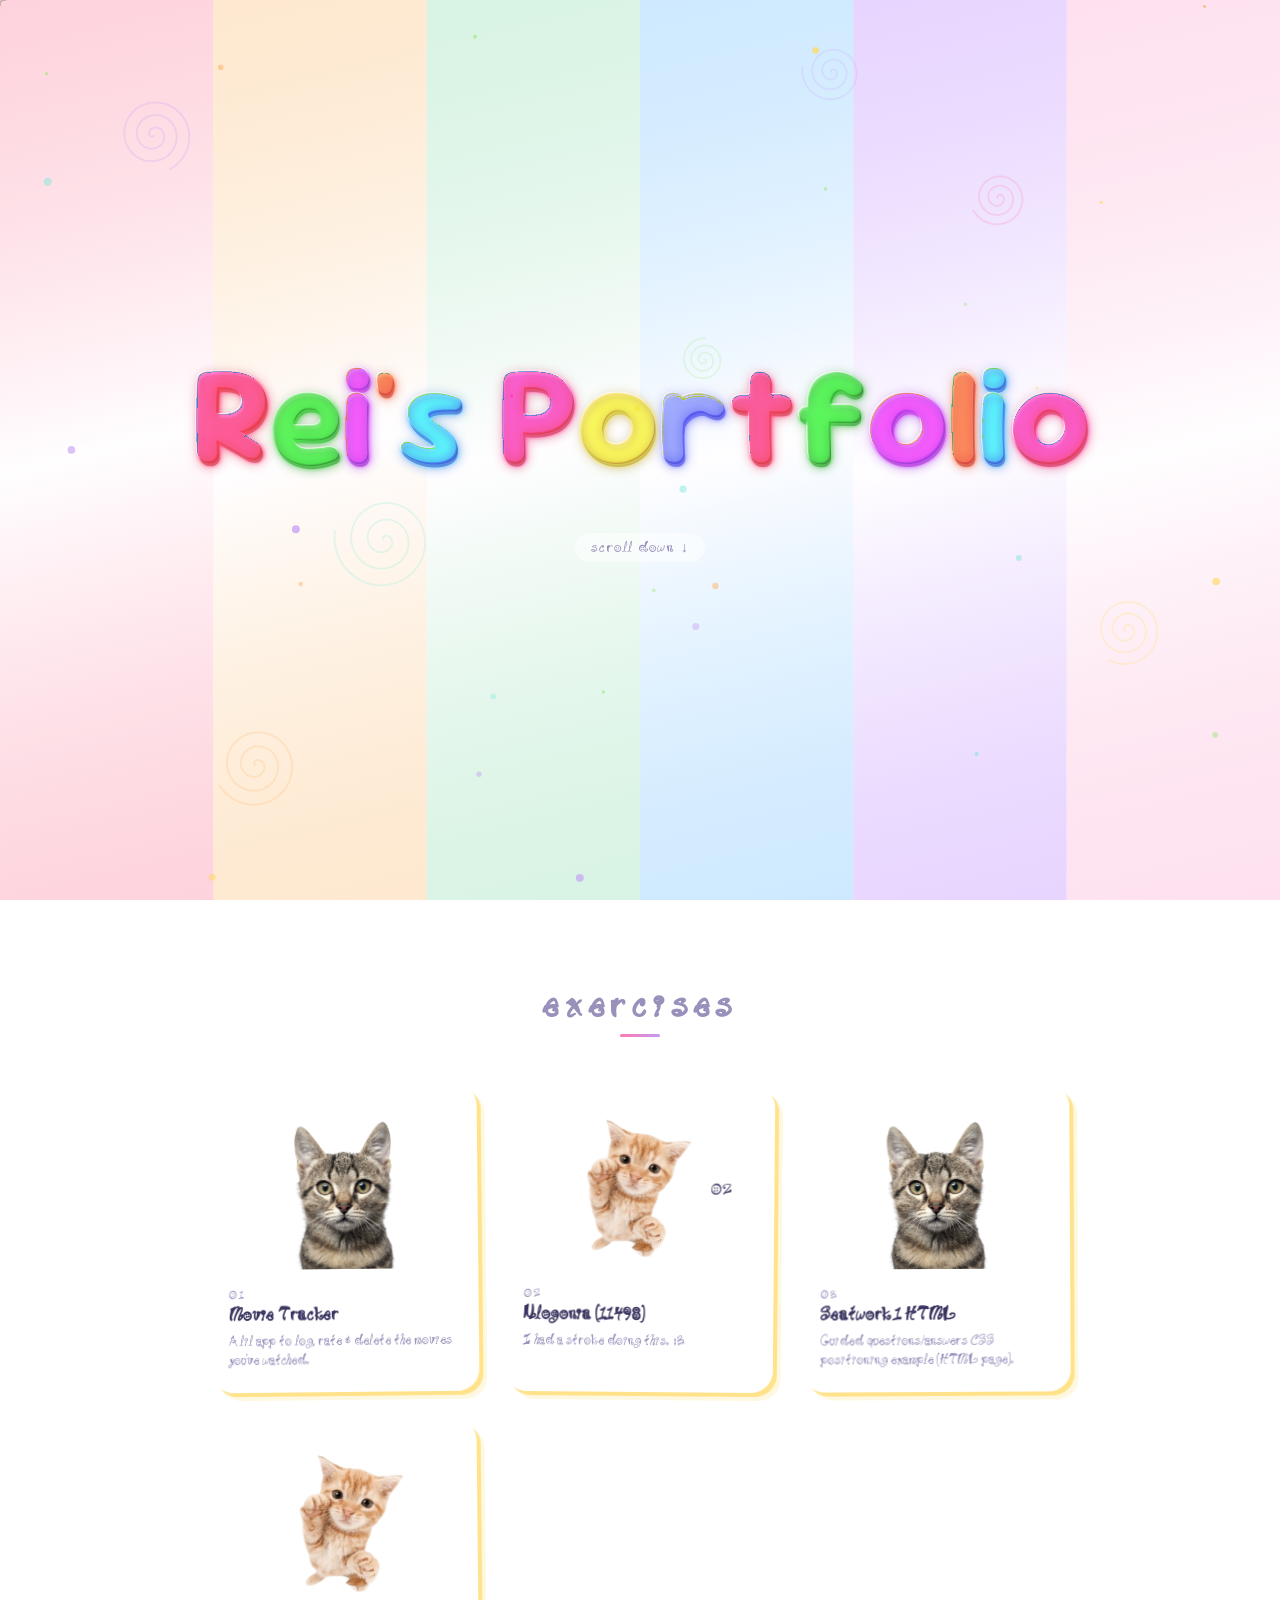
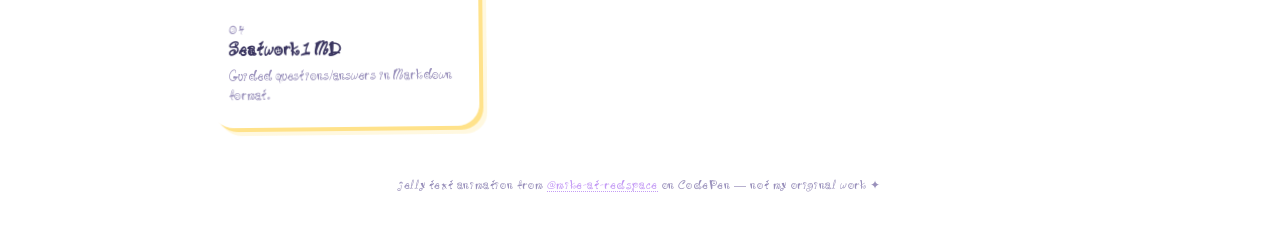
<file: index.html>
<!DOCTYPE html>
<html lang="en">

<head>
  <meta charset="UTF-8" />
  <meta name="viewport" content="width=device-width, initial-scale=1.0" />
  <title>Rei's Portfolio</title>
  <link rel="stylesheet" href="index.css" />
</head>

<body>


  <canvas id="bgCanvas" aria-hidden="true"></canvas>


  <section class="page page-hero" id="hero">

    <div class="hero">
      <h1 aria-label="Rei's Portfolio">Rei's Portfolio</h1>
    </div>

    <p class="scroll-hint">scroll down ↓</p>
  </section>


  <section class="page page-work" id="work">

    <h2 class="section-title">exercises</h2>

    <div class="card-grid">


      <a class="work-card" href="exercises/1stex.html">
        <div class="card-cat">
          <img src="assets/cat1.png" alt="Exercise 01 — Movie Tracker" />
        </div>
        <div class="card-body">
          <span class="card-num">01</span>
          <h3>Movie Tracker</h3>
          <p>A lil app to log, rate &amp; delete the movies you've watched.</p>
        </div>
      </a>


      <a class="work-card" href="exercises/2ndex.html">
        <div class="card-cat">
          <img src="assets/cat2.png" alt="Exercise 02 — Nlogonia (11498)" />
          <span>02</span>
        </div>
        <div class="card-body">
          <span class="card-num">02</span>
          <h3>Nlogonia (11498)</h3>
          <p>I had a stroke doing this. :3 </p>
        </div>
      </a>

      <a class="work-card" href="seatworks/Strontium_SAQUINGseatwork2.html">
        <div class="card-cat">
          <img src="assets/cat1.png" alt="Seatwork 1 — HTML" />
        </div>
        <div class="card-body">
          <span class="card-num">03</span>
          <h3>Seatwork 1 HTML</h3>
          <p>Guided questions/answers CSS positioning example (HTML page).</p>
        </div>
      </a>

      <a class="work-card" href="seatworks/1stSeatwork.md">
        <div class="card-cat">
          <img src="assets/cat2.png" alt="Seatwork 1 — MD" />
        </div>
        <div class="card-body">
          <span class="card-num">04</span>
          <h3>Seatwork 1 MD</h3>
          <p>Guided questions/answers in Markdown format.</p>
        </div>
      </a>

    </div>


    <footer class="credit">
      jelly text animation from <a href="https://codepen.io/mike-at-redspace" target="_blank"
        rel="noopener">@mike-at-redspace</a> on CodePen — not my original work ✦
    </footer>

  </section>

  <script src="index.js"></script>
</body>

</html>
</file>
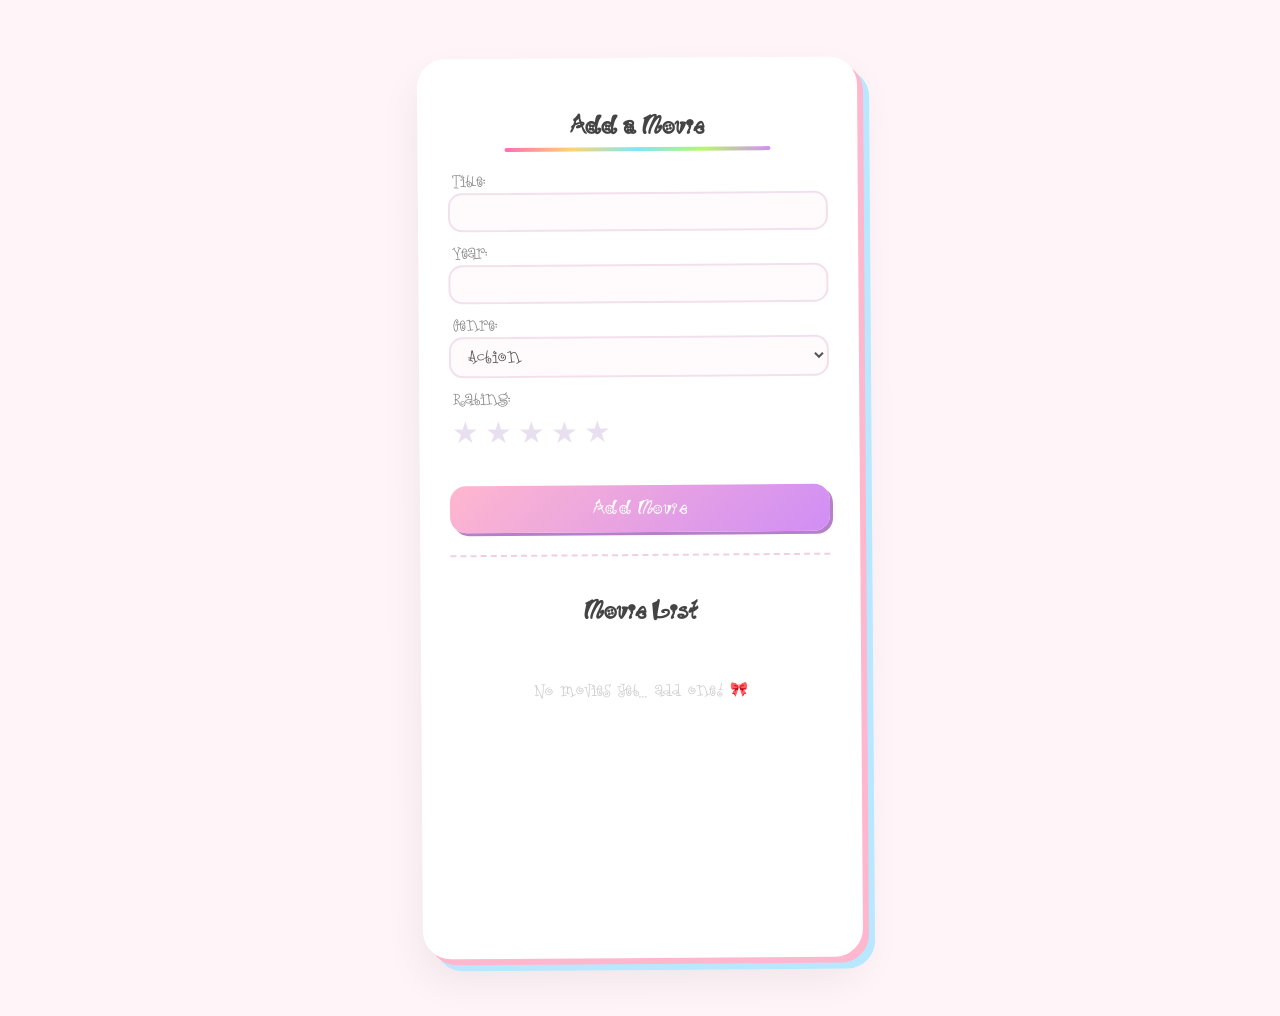
<file: exercises/1stex.html>
<!DOCTYPE html>
<html lang="en">
<head>
    <meta charset="UTF-8">
    <meta name="viewport" content="width=device-width, initial-scale=1.0">
    <title>Movie Tracker</title>
    <link rel="stylesheet" href="1stex.css">
</head>
<body>

    <div class="container">
        <h2>Add a Movie</h2>
        
        <div class="form-group">
            <label>Title:</label>
            <input type="text" id="movieTitle">
        </div>

        <div class="form-group">
            <label>Year:</label>
            <input type="number" id="movieYear">
        </div>

        <div class="form-group">
            <label>Genre:</label>
            <select id="movieGenre">
                <option value="Action">Action</option>
                <option value="Drama">Drama</option>
                <option value="Comedy">Comedy</option>
                <option value="Sci-Fi">Sci-Fi</option>
                <option value="Horror">Horror</option>
            </select>
        </div>

        <div class="form-group">
            <label>Rating:</label>
            <div id="star-input-container">
                <span class="star" data-value="1">★</span>
                <span class="star" data-value="2">★</span>
                <span class="star" data-value="3">★</span>
                <span class="star" data-value="4">★</span>
                <span class="star" data-value="5">★</span>
            </div>
        </div>

        <button id="addBtn">Add Movie</button>

        <hr>

        <h2>Movie List</h2>
        <div id="movieList">
            </div>
    </div>

    <script src="1stex.js"></script>
</body>
</html>
</file>
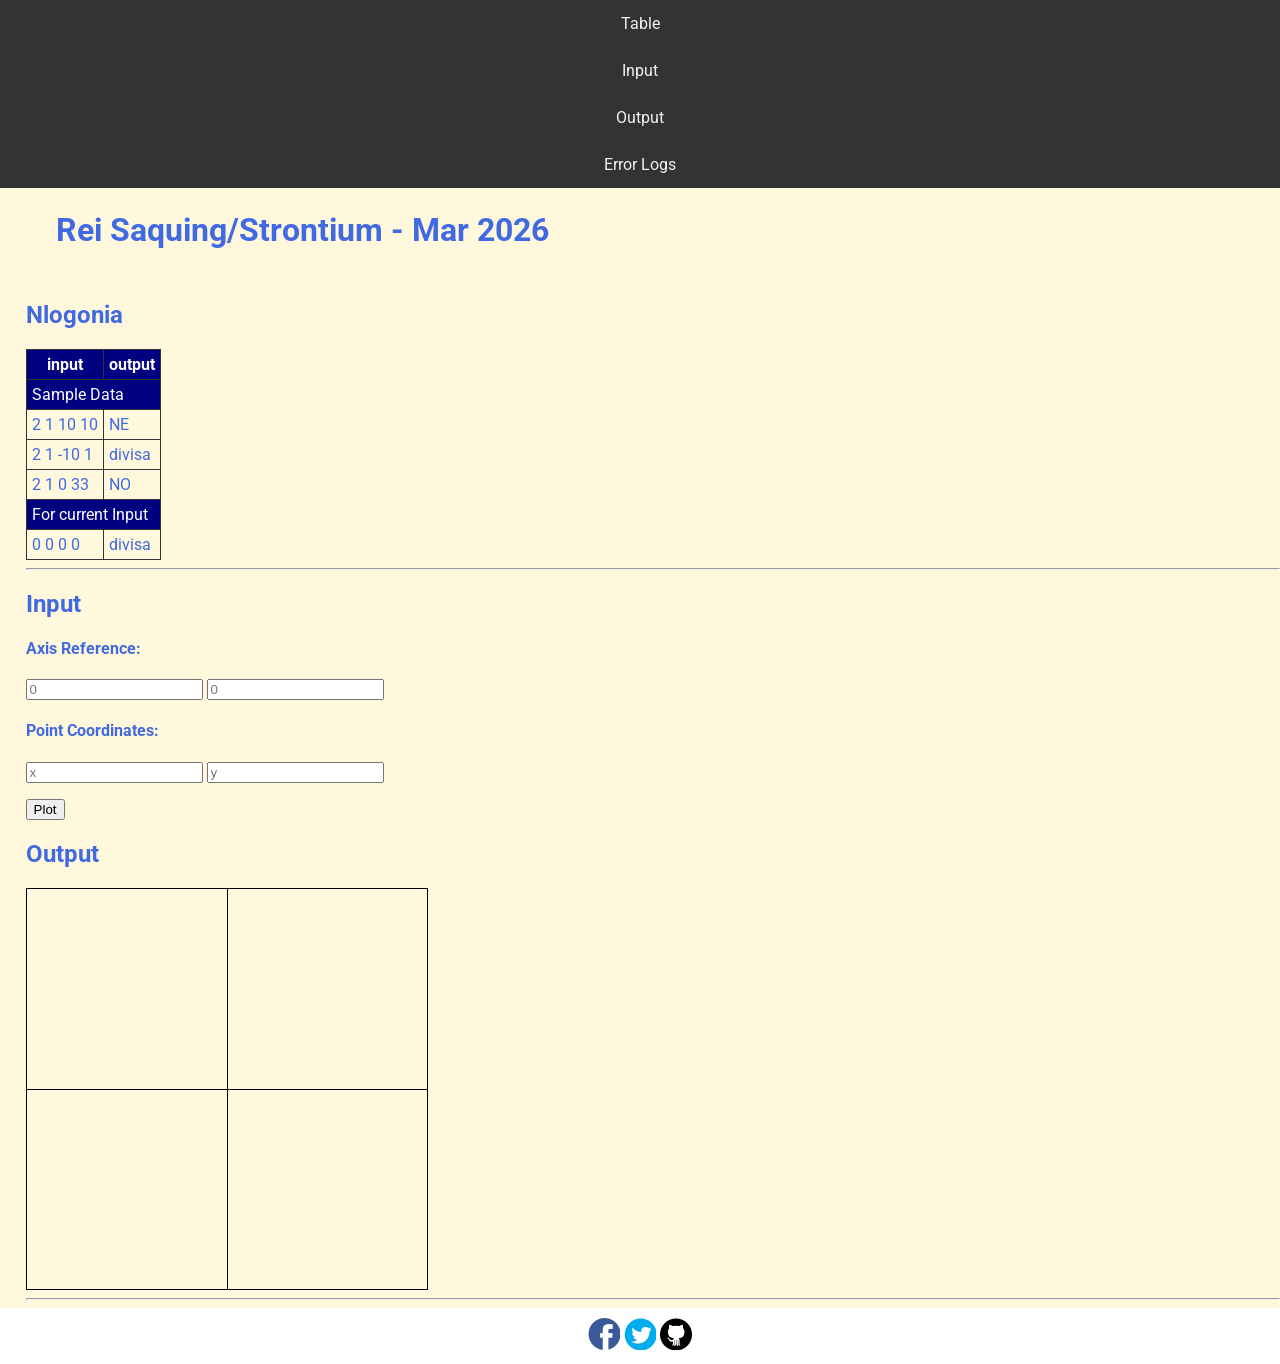
<file: exercises/2ndex.html>
<!DOCTYPE html>
<html>

<head>
    <meta charset="utf-8">
    <meta name="viewport" content="width=device-width">
    <!-- change the authors name to both your names-->
    <meta name="author" content="Rei Saquing">
    <meta name="description" content="testing and debugging">
    <meta name="keywords" content="testing and debugging">
    <title>CS 3 </title>
    <link href="2ndex.css" rel="stylesheet" type="text/css" />
    <link rel="preconnect" href="https://fonts.googleapis.com">
    <link rel="preconnect" href="https://fonts.gstatic.com" crossorigin>
    <link href="https://fonts.googleapis.com/css2?family=Open+Sans&family=Poppins:wght@300&family=Roboto&display=swap"
        rel="stylesheet">
    <link rel="icon" type="image/x-icon" href="images/favicon.ico">
</head>

<body>
    <header>
        <nav>
            <a href="#start">Table</a>
            <a href="#input">Input</a>
            <a href="#output">Output</a>
            <a href="errorlogs.html">Error Logs</a>
        </nav>

        <h1 style="padding: 30px">Rei Saquing/Strontium - Mar 2026 </h1>
        <h2 id="start"> Nlogonia </h2>
    </header>

    <section id="table">
        <table>
            <tr class="rColor">
                <th> input </th>
                <th> output</th>
            </tr>
            <tr class="rColor">
                <td colspan="2"> Sample Data</td>
            </tr>
            <tr>
                <td> 2 1 10 10 </td>
                <td> NE</td>
            </tr>
            <tr>
                <td> 2 1 -10 1 </td>
                <td> divisa</td>
            </tr>
            <tr>
                <td> 2 1 0 33 </td>
                <td> NO </td>
            </tr>
            <tr class="rColor">
                <td colspan="2"> For current Input</td>
            </tr>
            <tr>
                <td id="in1"> 0 0 0 0 </td>
                <td id="out1"> divisa </td>
            </tr>
        </table>
        <hr>
    </section>

    <section id="input">
        <h2> Input </h2>

        <h4>Axis Reference:</h4>
        <p>
            <input type="number" id="x0" placeholder="0">
            <input type="number" id="y0" placeholder="0">
        </p>

        <h4>Point Coordinates:</h4>
        <p>
            <input type="number" id="x" placeholder="x">
            <input type="number" id="y" placeholder="y">
        </p>
        <button onclick="plotPoint(Number(x0.value),Number(y0.value),Number(x.value), Number(y.value))"> Plot </button>
    </section>

    <section id="output">
        <h2 id="output"> Output </h2>

        <div id="coordinatePlane">
            <div id="xAxis" class="axis"></div>
            <div id="yAxis" class="axis"></div>
        </div>
        <hr>
    </section>

    <!--- anchors for socmed site are done with image sprites -->
    <footer>
        <a href="https://facebook.com">
            <div class="icon facebook"></div>
        </a>
        <a href="https://twitter.com">
            <div class="icon twitter"></div>
        </a>
        <a href="https://github.com">
            <div class="icon github"></div>
        </a>
    </footer>
    <script defer src="2ndex.js"></script>
</body>

</html>
</file>
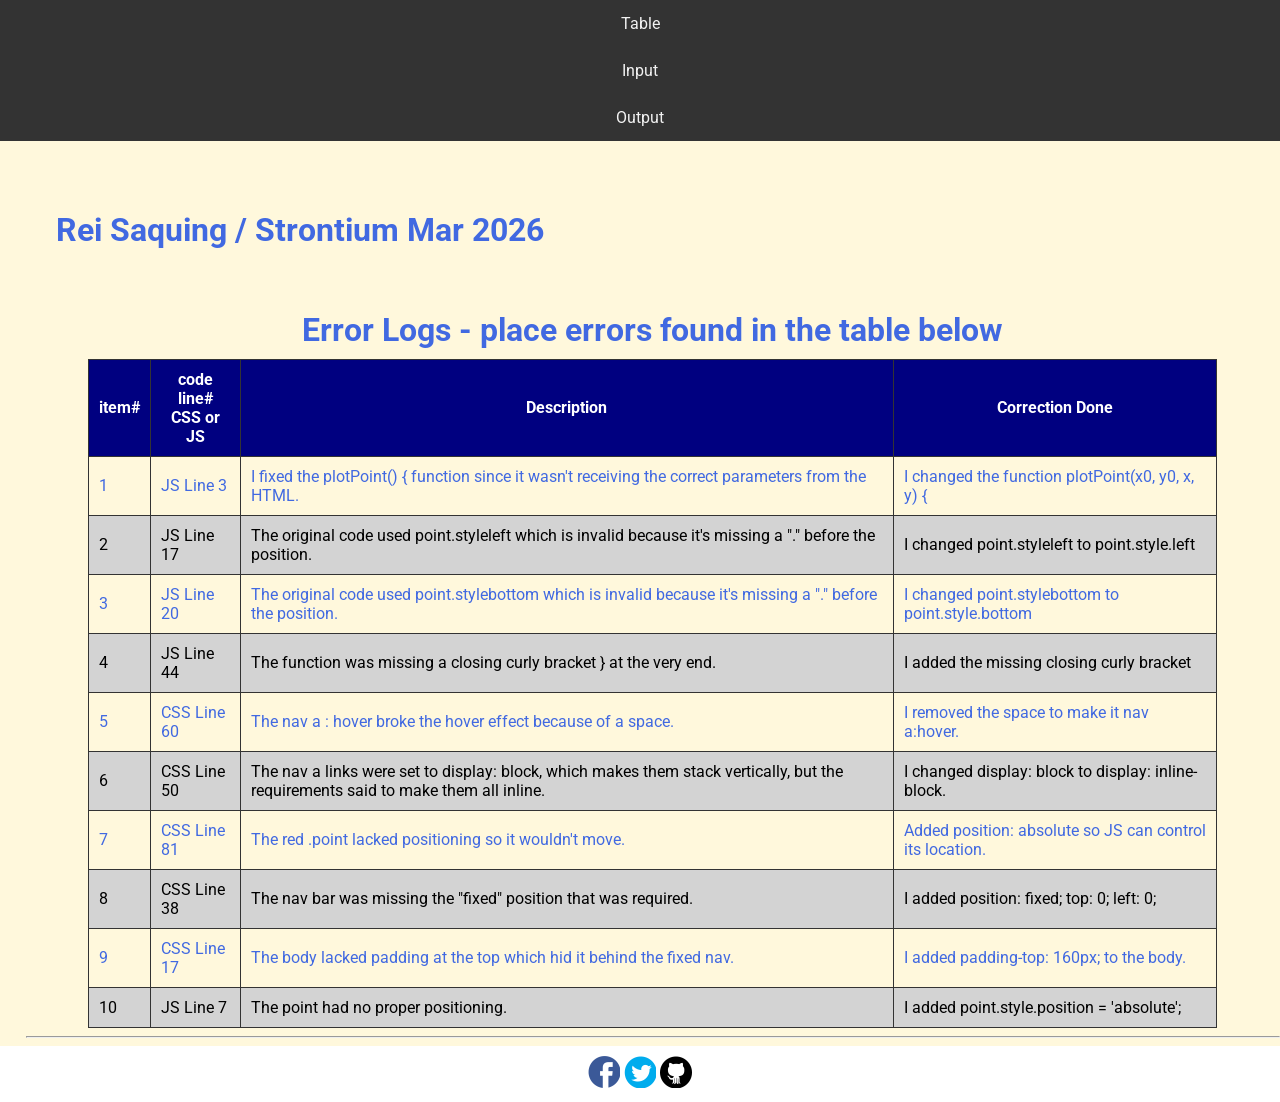
<file: exercises/errorlogs.html>
<!DOCTYPE html>
<html>

<head>
    <meta charset="utf-8">
    <meta name="viewport" content="width=device-width">
    <meta name="author" content="Sir Roy/Al Mendoza">
    <meta name="description" content="testing and debugging">
    <meta name="keywords" content="testing and debugging">
    <title>CS3 </title>
    <link href="2ndex.css" rel="stylesheet" type="text/css" />
    <link rel="preconnect" href="https://fonts.googleapis.com">
    <link rel="preconnect" href="https://fonts.gstatic.com" crossorigin>
    <link href="https://fonts.googleapis.com/css2?family=Open+Sans&family=Poppins:wght@300&family=Roboto&display=swap"
        rel="stylesheet">
    <link rel="icon" type="image/x-icon" href="images/favicon.ico">

    <style>
        tr:nth-child(1)~tr:nth-child(odd) {
            background-color: lightgray;
            color: black;
        }

        td,
        th {
            padding: 10px;
        }

        table {
            width: 90%;
            margin: 0 auto;
        }

        caption {
            font-size: 2em;
            font-weight: bold;
            padding: 10px;
        }
    </style>
</head>

<body>
    <header>
        <nav>
            <a href="2ndex.html">Table</a>
            <a href="2ndex.html#input">Input</a>
            <a href="2ndex.html#output">Output</a>
        </nav>

        <h1 style="padding: 30px">Rei Saquing / Strontium Mar 2026 </h1>
    </header>

    <section id="table">
        <table>
            <caption> Error Logs - place errors found in the table below</caption>
            <tr class="rColor">
                <th> item# </th>
                <th> code line#<br />CSS or JS </th>
                <th> Description</th>
                <th> Correction Done</th>
            </tr>
            <tr>
                <td> 1 </td>
                <td> JS Line 3 </td>
                <td> I fixed the plotPoint() { function since it wasn't
                    receiving the correct parameters from the HTML. </td>
                <td> I changed the function plotPoint(x0, y0, x, y) { </td>
            </tr>
            <tr>
                <td> 2 </td>
                <td> JS Line 17 </td>
                <td>The original code used point.styleleft which is invalid
                    because it's missing a "." before the position. </td>
                <td> I changed point.styleleft to point.style.left </td>
            </tr>
            <tr>
                <td> 3 </td>
                <td> JS Line 20 </td>
                <td>The original code used point.stylebottom which is invalid
                    because it's missing a "." before the position. </td>
                <td> I changed point.stylebottom to point.style.bottom </td>
            </tr>
            <tr>
                <td> 4 </td>
                <td> JS Line 44 </td>
                <td>The function was missing a 
                    closing curly bracket } at the very end. </td>
                <td> I added the missing closing curly bracket   </td>
            </tr>
            <tr>
                <td> 5 </td>
                <td> CSS Line 60 </td>
                <td> The nav a : hover broke the hover
                     effect because of a space.</td>
                <td> I removed the space to make it nav a:hover.</td>
            </tr>
            <tr>
                <td> 6 </td>
                <td> CSS Line 50 </td>
                <td>The nav a links were set to display: block, 
                    which makes them stack vertically, 
                    but the requirements said to make them all inline. </td>
                <td> I changed display: block to display: inline-block. </td>
            </tr>
            <tr>
                <td> 7 </td>
                <td> CSS Line 81 </td>
                <td> The red .point lacked 
                    positioning so it wouldn't move.</td>
                <td> Added position: absolute so JS can control its location. </td>
            </tr>
            <tr>
                <td> 8 </td>
                <td> CSS Line 38 </td>
                <td> The nav bar was missing the "fixed" position
                     that was required.</td>
                <td> I added position: fixed; top: 0; left: 0;</td>
            </tr>
            <tr>
                <td> 9 </td>
                <td>CSS Line 17 </td>
                <td> The body lacked padding at the top which
                    hid it behind the fixed nav.</td>
                <td> I added padding-top: 160px; to the body.</td>
            </tr>
            <tr>
                <td> 10 </td>
                <td> JS Line 7 </td>
                <td> The point had no proper positioning.</td>
                <td> I added point.style.position = 'absolute';</td>
            </tr>

        </table>
        <hr>
    </section>


    <!--- anchors for socmed site are done with image sprites -->
    <footer>
        <a href="https://facebook.com">
            <div class="icon facebook"></div>
        </a>
        <a href="https://twitter.com">
            <div class="icon twitter"></div>
        </a>
        <a href="https://github.com">
            <div class="icon github"></div>
        </a>
    </footer>

</body>

</html>
</file>
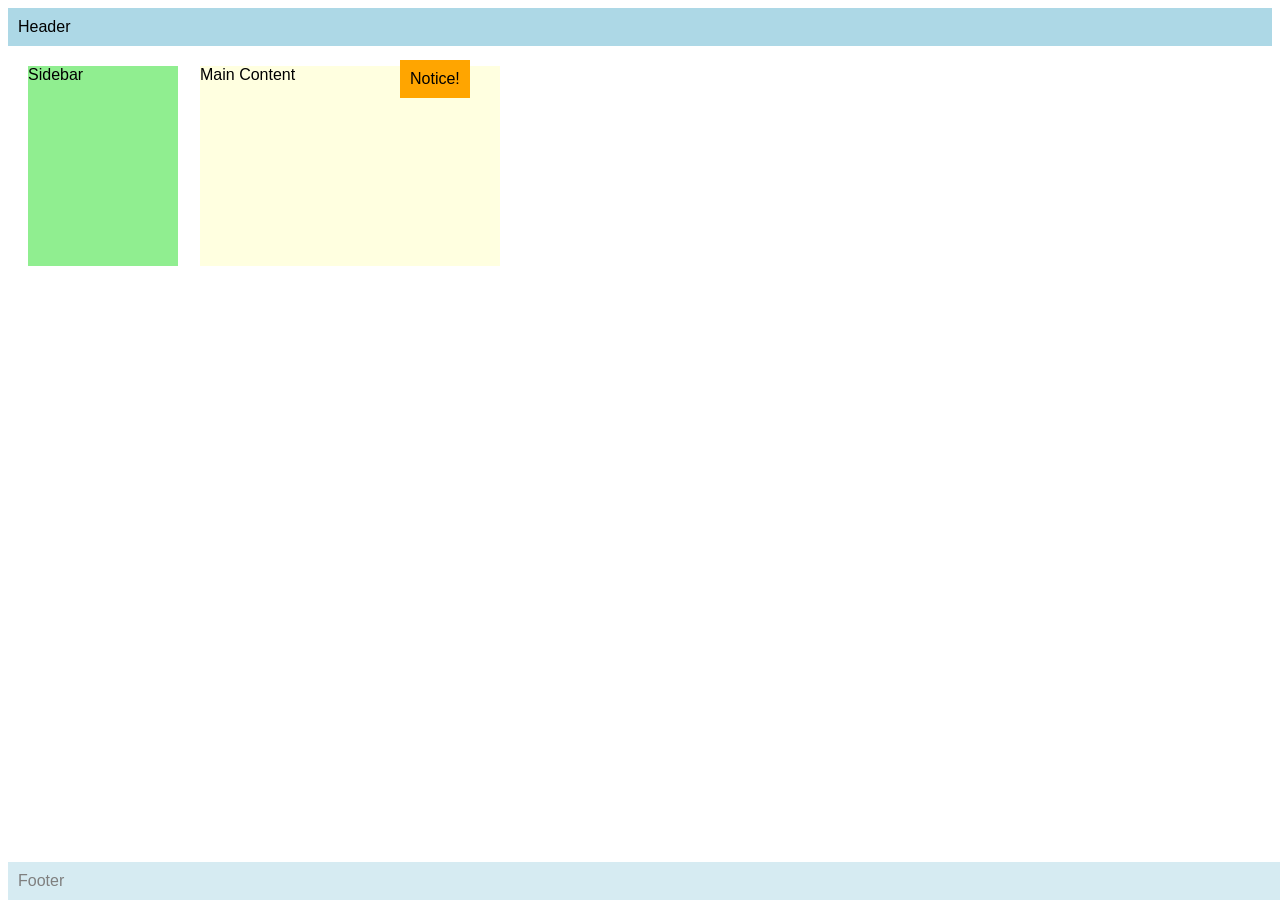
<file: seatworks/Strontium_SAQUINGseatwork2.html>
<!DOCTYPE html>
<html>
<head>
  <meta name="author" content="<Rei Saquing - 9-Strontium >" />
  <meta name="revised" content="<March 30, 2026>" />
  <style>
    body { font-family: Arial, sans-serif; }
    .header, .footer {
      background: lightblue;
      padding: 10px;
    }
    .footer {
       opacity: 0.5;
       position: fixed; bottom: 0; width: 100%;
       /* Guided Question: What changed compared to the default static positioning? 
       Try to give different values to top and left or you can change it to bottom, right. */
         /* REI'S ANSWER: 
         The footer is fixed at the bottom of the page so it won't move when you scroll. */ 
    }
    .sidebar {
      background: lightgreen;
      width: 150px;
      height: 200px;
      position: relative; top: 20px; left: 20px;
      /* Guided Question: What happens when you scroll the page? 
      Why does the footer behave differently from position relative?*/ 

         /* REI'S ANSWER: 
         The footer stays at the bottom of the page even when you scroll
         while the sidebar scrolls with the content.

         This is because the footer has a fixed position, 
         which means it does not move when you scroll. 
         The sidebarhas a relative position, which means it is positioned relative 
         to its normal position and will move when you scroll. */
    }
    .content {
      background: lightyellow;
      width: 300px;
      height: 200px;
      position: absolute; top: 66px; left: 200px;
      /* Guided Question: What is the effect of position: absolute on an element? How is it different from fixed? */
            /* REI'S ANSWER: 
            An element with position: absolute is:
                positioned relative to its nearest positioned ancestor 
                (which is up the heirarchy of elements that has other values other than the default ones)
            An element with position: fixed is: 
                positioned relative to the viewport
            This means that an absolutely positioned element will move when you scroll, 
            while a fixed element will stay in the same place on the screen. */
    }    
    .notice {
    position: absolute;
    top: 60px;
    left: 400px;
    background: orange;
    padding: 10px;
    z-index: 1;
    /* Guided Question: Why does the notice appear on top of the content? 
    What happens if you swap the z‑index values? */

    /* REI'S ANSWER:
    The notice appears on top of the content because it has a higher z-index value
    than the content which has a default z-index of 0.
    If you swap the z-index values, the content will appear on top of the notice instead,
    making the notice hidden behind the content. */


}
  </style>
</head>
<body>
  <div class="header">Header</div>
  <div class="sidebar">Sidebar</div>
  <div class="content">Main Content</div>
  <div class="footer">Footer</div>
  <div class="notice">Notice!</div>
</body>
</html>
</file>
<file: index.css>
@import url("https://fonts.googleapis.com/css2?family=Sour+Gummy:wdth,wght@100..125,100..900&display=swap");

@font-face {
    font-family: "Buttons";
    src: url("Buttons.ttf") format("truetype");
}

/* ---- CSS variables ---- */
:root {
    /* from CodePen @mike-at-redspace — jelly animation physics */
    --jelly-duration: 0.9s;
    --stagger: 0.035s;
    --easing: cubic-bezier(0.25, 1, 0.5, 1);

    --squash-scale-x: 1.35;
    --squash-scale-y: 0.65;
    --squash-ty: 12%;
    --stretch-scale-x: 0.75;
    --stretch-scale-y: 1.35;
    --stretch-ty: -22%;
    --overshoot-scale-x: 1.15;
    --overshoot-scale-y: 0.85;
    --overshoot-ty: 6%;
    --settle1-scale-x: 0.92;
    --settle1-scale-y: 1.08;
    --settle1-ty: -3%;
    --settle2-scale-x: 1.03;
    --settle2-scale-y: 0.97;
    --settle2-ty: 1%;

    --base-wght: 700;
    --base-wdth: 85;
    --squash-wght: 900;
    --squash-wdth: 80;
    --stretch-wght: 450;
    --stretch-wdth: 90;

    /* palette */
    --col-yellow: #ffd966;
    --col-pink: #ff79b0;
    --col-teal: #7de8d8;
    --col-purple: #c49bf5;
    --col-green: #9de876;
    --col-orange: #ffaa55;

    --col-text: #3a3560;
    --col-muted: #9990bb;
}

*,
*::before,
*::after {
    box-sizing: border-box;
}

html {
    scroll-behavior: smooth;
    scroll-snap-type: y mandatory;
}

body {
    margin: 0;
    font-family: "Buttons", cursive, sans-serif;
    background: transparent;
    color: var(--col-text);
    overflow-x: hidden;
}

/* ============================================================
   BACKGROUND CANVAS
   Fixed behind everything. index.js draws the pastel rainbow,
   parallax swirling spirals, and floating stars on this canvas.
   ============================================================ */
#bgCanvas {
    position: fixed;
    inset: 0;
    width: 100%;
    height: 100%;
    pointer-events: none;
    z-index: 0;
}

/* ============================================================
   PAGES
   ============================================================ */
.page {
    position: relative;
    z-index: 1;
    min-height: 100vh;
    scroll-snap-align: start;
    display: flex;
    flex-direction: column;
    align-items: center;
    justify-content: center;
    padding: 60px 24px 40px;
    background: transparent;
}

/* ============================================================
   HERO PAGE
   ============================================================ */

/* from CodePen @mike-at-redspace — jelly h1 */
.hero h1 {
    font-family: "Sour Gummy", system-ui, sans-serif;
    font-size: clamp(42px, 11vw, 160px);
    letter-spacing: -0.02em;
    margin: 0;
    user-select: none;
    cursor: pointer;
    line-height: 1;
    text-align: center;
}

/* from CodePen @mike-at-redspace — force-jelly trigger class */
.hero h1.force-jelly .letter {
    animation: jelly var(--jelly-duration) var(--easing) forwards;
    animation-delay: calc(var(--i, 0) * var(--stagger));
}

.scroll-hint {
    margin-top: 48px;
    font-size: 0.9rem;
    color: var(--col-muted);
    letter-spacing: 0.08em;
    animation: nudge 2.2s ease-in-out infinite;
    background: rgba(255, 255, 255, 0.5);
    padding: 6px 16px;
    border-radius: 20px;
}

@keyframes nudge {

    0%,
    100% {
        transform: translateY(0);
    }

    50% {
        transform: translateY(6px);
    }
}

/* ============================================================
   WORK / EXERCISES PAGE
   ============================================================ */
.page-work {
    justify-content: flex-start;
    padding-top: 80px;
    gap: 40px;
}

.section-title {
    font-family: "Buttons", cursive;
    font-size: clamp(1.4rem, 4vw, 2.2rem);
    color: var(--col-muted);
    letter-spacing: 0.18em;
    text-transform: lowercase;
    margin: 0;
    position: relative;
    background: rgba(255, 255, 255, 0.55);
    padding: 6px 22px 8px;
    border-radius: 30px;
}

.section-title::after {
    content: "";
    display: block;
    width: 40px;
    height: 3px;
    border-radius: 2px;
    background: linear-gradient(90deg, var(--col-pink), var(--col-purple));
    margin: 8px auto 0;
}

/* ---- card grid ---- */
.card-grid {
    display: grid;
    grid-template-columns: repeat(auto-fill, minmax(220px, 1fr));
    gap: 28px;
    width: 100%;
    max-width: 860px;
}

/* ---- individual card ---- */
.work-card {
    text-decoration: none;
    color: var(--col-text);
    background: rgba(255, 255, 255, 0.72);
    backdrop-filter: blur(8px);
    -webkit-backdrop-filter: blur(8px);
    border-radius: 22px;
    overflow: hidden;
    box-shadow:
        4px 4px 0 rgba(255, 217, 102, 0.7),
        8px 8px 0 rgba(255, 217, 102, 0.2);
    transition: transform 0.2s ease, box-shadow 0.2s ease;
    transform: rotate(-0.6deg);
    padding-bottom: 4px;
}

.work-card:nth-child(2) {
    transform: rotate(0.5deg);
}

.work-card:nth-child(3) {
    transform: rotate(-0.3deg);
}

.work-card:not(.is-empty):hover {
    transform: translateY(-6px) rotate(0deg);
    box-shadow:
        6px 6px 0 rgba(255, 121, 176, 0.7),
        12px 12px 0 rgba(255, 121, 176, 0.2);
}

/* ---- cat logo area — no bg, pure transparent PNG ---- */
.card-cat {
    width: 100%;
    display: flex;
    align-items: center;
    justify-content: center;
    padding: 24px 20px 10px;
    /* no background — the card's white shows through, or nothing */
}

.card-cat img {
    max-width: 100%;
    max-height: 160px;
    object-fit: contain;
    display: block;
    transition: transform 0.3s ease;
}

.work-card:not(.is-empty):hover .card-cat img {
    transform: scale(1.06) rotate(-2deg);
}

/* empty placeholder cat area */
.empty-cat {
    height: 120px;
    font-size: 0.78rem;
    color: var(--col-muted);
    letter-spacing: 0.08em;
    padding: 0 20px;
    display: flex;
    align-items: center;
    justify-content: center;
}

/* card body */
.card-body {
    padding: 10px 18px 18px;
    display: flex;
    flex-direction: column;
    gap: 4px;
}

.card-num {
    font-size: 0.68rem;
    color: var(--col-muted);
    letter-spacing: 0.15em;
}

.card-body h3 {
    margin: 0;
    font-family: "Buttons", cursive;
    font-size: 1.05rem;
    color: var(--col-text);
}

.card-body p {
    margin: 4px 0 0;
    font-size: 0.8rem;
    color: var(--col-muted);
    line-height: 1.5;
}

.is-empty .card-body h3,
.is-empty .card-body p {
    color: #ccc;
}

/* ============================================================
   FOOTER CREDIT
   ============================================================ */
.credit {
    font-size: 0.75rem;
    color: var(--col-muted);
    text-align: center;
    letter-spacing: 0.05em;
    background: rgba(255, 255, 255, 0.45);
    padding: 10px 24px;
    border-radius: 20px;
}

.credit a {
    color: var(--col-purple);
    text-decoration: none;
    border-bottom: 1px dotted var(--col-purple);
}

.credit a:hover {
    color: var(--col-pink);
    border-color: var(--col-pink);
}

/* ============================================================
   JELLY LETTER STYLES
   from CodePen @mike-at-redspace — not my original work
   ============================================================ */
.letter {
    display: inline-block;
    position: relative;
    color: var(--c);
    font-variation-settings: "wght" var(--base-wght), "wdth" var(--base-wdth);
    opacity: 0.75;

    text-shadow:
        -0.005em -0.005em 0 oklch(100% 0 0 / 0.4),
        0.005em 0.01em 0 oklch(from var(--cs) l c h / 0.3),
        0.01em 0.03em 0 oklch(from var(--cs) l c h / 0.3),
        0.01em 0.02em 0.03em var(--c);
}

/* from CodePen @mike-at-redspace */
.letter::before {
    content: attr(data-char);
    position: absolute;
    inset: 0;
    background: radial-gradient(circle at 50% 50%, transparent 35%, var(--cs) 110%);
    -webkit-background-clip: text;
    background-clip: text;
    color: transparent;
    mix-blend-mode: multiply;
    pointer-events: none;
    z-index: 1;
}

/* from CodePen @mike-at-redspace */
.letter::after {
    content: attr(data-char);
    position: absolute;
    inset: 0;
    background:
        linear-gradient(105deg, transparent 20%, oklch(100% 0 0 / 0.9) 22%, oklch(100% 0 0 / 0.6) 24%, transparent 28%),
        radial-gradient(ellipse 35% 15% at 28% 18%, oklch(100% 0 0 / 0.8) 0%, oklch(100% 0 0 / 0.15) 35%, transparent 50%);
    -webkit-background-clip: text;
    background-clip: text;
    color: transparent;
    mix-blend-mode: color-dodge;
    pointer-events: none;
    z-index: 2;
    filter: blur(0.04em);
}

.letter.is-jiggling {
    animation: jelly var(--jelly-duration) var(--easing) forwards;
    animation-delay: 0s;
}

/* from CodePen @mike-at-redspace — keyframes */
@keyframes jelly {

    0%,
    100% {
        transform: scale(1, 1) translateY(0);
        font-variation-settings: "wght" var(--base-wght), "wdth" var(--base-wdth);
        opacity: 0.75;
    }

    12% {
        transform: scale(var(--squash-scale-x), var(--squash-scale-y)) translateY(var(--squash-ty));
        font-variation-settings: "wght" var(--squash-wght), "wdth" var(--squash-wdth);
        opacity: .9;
    }

    28% {
        transform: scale(var(--stretch-scale-x), var(--stretch-scale-y)) translateY(var(--stretch-ty));
        font-variation-settings: "wght" var(--stretch-wght), "wdth" var(--stretch-wdth);
        opacity: 0.60;
    }

    45% {
        transform: scale(var(--overshoot-scale-x), var(--overshoot-scale-y)) translateY(var(--overshoot-ty));
        font-variation-settings: "wght" 800, "wdth" 110;
        opacity: 0.75;
    }

    65% {
        transform: scale(var(--settle1-scale-x), var(--settle1-scale-y)) translateY(var(--settle1-ty));
        font-variation-settings: "wght" 200, "wdth" 100;
        opacity: 0.75;
    }

    82% {
        transform: scale(var(--settle2-scale-x), var(--settle2-scale-y)) translateY(var(--settle2-ty));
        font-variation-settings: "wght" 600, "wdth" 105;
        opacity: 0.75;
    }
}
</file>
<file: exercises/1stex.css>
@font-face {
    font-family: 'MainFont';
    src: url('../LOVELETTERS.ttf'); 
}

@font-face {
    font-family: 'HeaderFont';
    src: url('../Buttons.ttf');
}

/* === BODY + BACKGROUND === */
body {
    font-family: 'MainFont', cursive, sans-serif;
    background-color: #fff5f8;
    min-height: 100vh;
    display: flex;
    justify-content: center;
    padding: 50px 20px;
    position: relative;
    overflow-x: hidden;
}


@keyframes floatStar {
    0%, 100% { transform: translateY(0px) rotate(0deg); }
    50% { transform: translateY(-14px) rotate(15deg); }
}

/* === MAIN CARD === */
.container {
    background: white;
    padding: 35px 30px;
    border-radius: 28px;
    /* layered shadow fugly */
    box-shadow:
        6px 6px 0px #ffb7ce,
        12px 12px 0px #b7e8ff,
        0 20px 40px rgba(0,0,0,0.07);
    width: 380px;
    position: relative;
    z-index: 1;
    transform: rotate(-0.4deg);
}

/* === HEADINGS === */
h2 {
    font-family: 'HeaderFont', cursive, sans-serif;
    color: #444;
    text-align: center;
    margin-bottom: 22px;
    /* underline doodle effect */
    position: relative;
    display: inline-block;
    width: 100%;
}

/* underline on h2 */
h2:first-of-type::after {
    content: '';
    display: block;
    height: 4px;
    background: linear-gradient(90deg, #ff6eb4, #ffd36e, #7de8f5, #b9f56e, #d08ef5);
    border-radius: 4px;
    margin-top: 6px;
    width: 70%;
    margin-left: auto;
    margin-right: auto;
}

hr {
    border: none;
    border-top: 2px dashed #f0d0e0; /* dashed pink divider */
    margin: 22px 0;
}

/* === FORM STUFF === */
.form-group {
    margin-bottom: 14px;
}

.form-group label {
    display: block;
    font-size: 0.9rem;
    color: #888;
    margin-bottom: 4px;
    padding-left: 4px;
}

input, select {
    width: 100%;
    padding: 10px 13px;
    border: 2px solid #f2e0eb;
    border-radius: 14px;
    font-family: 'MainFont', cursive, sans-serif;
    background: #fffafc;
    outline: none;
    font-size: 0.95rem;
    color: #555;
    box-sizing: border-box;
    transition: border-color 0.2s;
}

input:focus, select:focus {
    border-color: #ffb7ce;
}

/* === STAR RATING INPUT === */
#star-input-container {
    font-size: 30px;
    display: flex;
    gap: 6px;
    cursor: pointer;
    padding: 4px 2px;
}

.star {
    position: relative;
    color: #e8e0f0; /* grey-ish purple when empty */
    transition: transform 0.1s, color 0.1s;
    user-select: none;
}

.star:hover { transform: scale(1.2); }

/* full star - golden yellow */
.star.full { color: #ffd36e; }

/* half star hack - overlay trick  i love google i love reddit */
.star.half { color: #e8e0f0; }
.star.half::after {
    content: '★';
    position: absolute;
    left: 0;
    top: 0;
    width: 50%;
    overflow: hidden;
    color: #ffd36e;
}

/* === ADD BUTTON === */
#addBtn {
    width: 100%;
    padding: 13px;
    margin-top: 18px;
    /* gradient goes pink -> purple */
    background: linear-gradient(135deg, #ffb7ce 0%, #d08ef5 100%);
    color: white;
    border: none;
    border-radius: 16px;
    font-family: 'HeaderFont', cursive, sans-serif;
    font-size: 1.15rem;
    cursor: pointer;
    letter-spacing: 0.5px;
    box-shadow: 3px 3px 0px #b57fc9; /* harsh shadow */
    transition: transform 0.15s, box-shadow 0.15s;
}

#addBtn:hover {
    transform: translate(-2px, -2px);
    box-shadow: 5px 5px 0px #b57fc9;
}

#addBtn:active {
    transform: translate(1px, 1px);
    box-shadow: 1px 1px 0px #b57fc9;
}

/* === MOVIE CARDS IN LIST === */
.movie-card {
    border-bottom: 1.5px dashed #f5dcea;
    padding: 13px 6px;
    display: flex;
    justify-content: space-between;
    align-items: flex-start;
    gap: 10px;

    animation: popIn 0.25s ease;
}

@keyframes popIn {
    from { transform: scale(0.93); opacity: 0; }
    to { transform: scale(1); opacity: 1; }
}

.movie-info { flex: 1; }

/* genre tag bg color thing */
.genre-tag {
    display: inline-block;
    font-size: 0.72rem;
    padding: 2px 9px;
    border-radius: 20px;
    margin-top: 4px;
    font-family: 'MainFont', cursive;
    font-weight: bold;
    /* colors assigned in JS */
}

/* star display in movie cards */
.card-stars { color: #ffd36e; letter-spacing: 1px; font-size: 0.9rem; }
.card-stars .empty-star { color: #e8e0f0; }

/* === DELETE BUTTON on each card === */
.delete-btn {
    background: none;
    border: 2px solid #ffb7ce;
    border-radius: 10px;
    color: #ff6eb4;
    font-size: 0.8rem;
    font-family: 'MainFont', cursive, sans-serif;
    cursor: pointer;
    padding: 3px 9px;
    flex-shrink: 0;
    transition: background 0.15s, color 0.15s, transform 0.1s;
    margin-top: 2px;
}

.delete-btn:hover {
    background: #ff6eb4;
    color: white;
    transform: rotate(-3deg); /* lil wiggle on hover */
}

/* empty state msg */
.empty-msg {
    text-align: center;
    color: #ccc;
    font-size: 0.9rem;
    padding: 20px 0 10px;
}
</file>
<file: exercises/2ndex.css>
html {
    height: 100%;
    width: 100%;
}

body {
    font-family: 'Open Sans', sans-serif;
    font-family: 'Poppins', sans-serif;
    font-family: 'Roboto', sans-serif;
    background-color: cornsilk;
    color: royalblue;
    padding: 0;

    /* REI'S FIX */
    /* since the nav is fixed, i added padding to the top of the body 
    to make sure it doesn't get hidden behind the nav */
    padding-top: 160px;
    margin: 0;
}

section,
header {
    padding-left: 2%;
}

/*---- CSS to control the navigation bar --- 
Requirements for the navigation:
- Navigation should all be on one line only and located on the first line of the browser and will not scroll with the rest of the content.  
- There should also a hover effect on each of the links to change background and foreground color.
*/
nav {
    width: 100%;
    background-color: #333;
    /* REI'S FIX */
    top: 0;
    left: 0;
    z-index: 1000;
    position: fixed;
    /* since it needed to be fixed i added position: fixed 
    and z-index to make sure it is on top of the other elements */

    /*the rest makes sure that it's one line and
     stretches across the top of the page */
}

nav a {
    /* REI'S FIX */
    /* it needed to be all on one line only, 
    so inline block makes sure of that  */
    display: inline-block;
    display: block;
    color: #f2f2f2;
    text-align: center;
    padding: 14px 20px;
    text-decoration: none;
}


/* REI'S FIX */
nav a:hover {
    /* removed space so the hover would work */
    background-color: #ddd;
    color: black;
}

/*------ to control coordinatePlane, the location of the small red box  --------*/
#coordinatePlane {
    position: relative;
    height: 400px;
    width: 400px;
    border: 1px solid black;
}

.point {
    height: 10px;
    width: 10px;
    background-color: red;

    /* REI'S FIX */
    /* this moves based on the js kanina, which was the left and bottom coords */
    position: absolute;
}

.axis {
    position: absolute;
    background-color: black;
}

#xAxis {
    left: 0;
    top: 200px;
    width: 100%;
    height: 1px;
}

#yAxis {
    left: 200px;
    bottom: 0;
    width: 1px;
    height: 100%;
}

/* ----- CSS properties for footer tag to display socmed icons facebook, twitter and github using sprites ---
- Discover how to use image sprites to make this work
*/
footer {
    width: 100%;
    background-color: white;
    color: #333;
    text-align: center;
    padding: 10px 0;
}

footer a {
    text-decoration: none;
}

.icon {
    width: 32px;
    height: 32px;
    display: inline-block;
    background: url('images/sprites.png') no-repeat;
}

.facebook {
    background-position: -226px -129px;
}

.twitter {
    background-position: -340px -129px;
}

.github {
    background-position: -456px -129px;
}

.facebook:hover {
    background-position: -226px -55px;
}

.twitter:hover {
    background-position: -340px -54px;
}

.github:hover {
    background-position: -456px -54px;
}

/* --- CSS for documenting process in the table in the errorlogs.html --*/
table {
    border-collapse: collapse;
}

th,
td,
tr {
    padding: 5px;
    border: 1px solid #333;
}

.rColor {
    background-color: navy;
    color: white;
}
</file>
